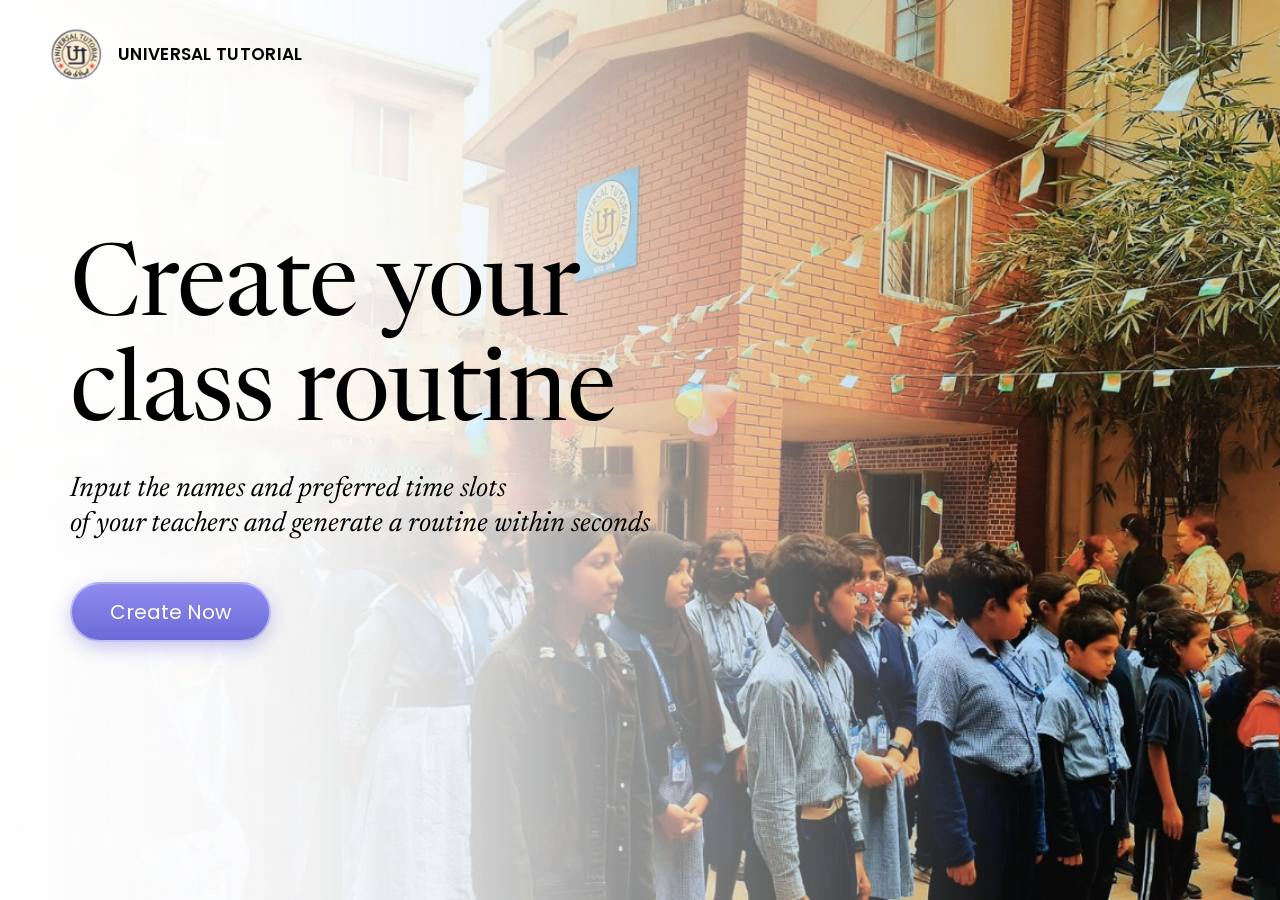
<file: index.html>
<!DOCTYPE html>
<html lang="en">
<head>
  <meta charset="UTF-8">
  <meta name="viewport" content="width=device-width, initial-scale=1">
  <title>Universal Tutorial | Class Routine Maker</title>
  <link rel="preconnect" href="https://fonts.googleapis.com">
  <link rel="preconnect" href="https://fonts.gstatic.com" crossorigin>
  <link href="https://fonts.googleapis.com/css2?family=Newsreader:ital,opsz,wght@0,6..72,400;1,6..72,400&family=Poppins:wght@400;600&display=swap" rel="stylesheet">
  <link rel="icon" href="images/logo.png">
  <link rel="stylesheet" href="landing.css">
</head>
<body>
  <section class="hero">
    <header class="top">
      <img class="logo" src="images/logo.png" alt="Universal Tutorial logo">
      <span class="school-name">UNIVERSAL TUTORIAL</span>
    </header>

    <div class="hero-content">
      <h1>Create your<br>class routine</h1>
      <p>Input the names and preferred time slots<br class="desktop-break"> of your teachers and generate a routine within seconds</p>
      <!-- This button opens the input page -->
      <a class="btn" href="routine.html">Create Now</a>
    </div>
  </section>
</body>
</html>
</file>
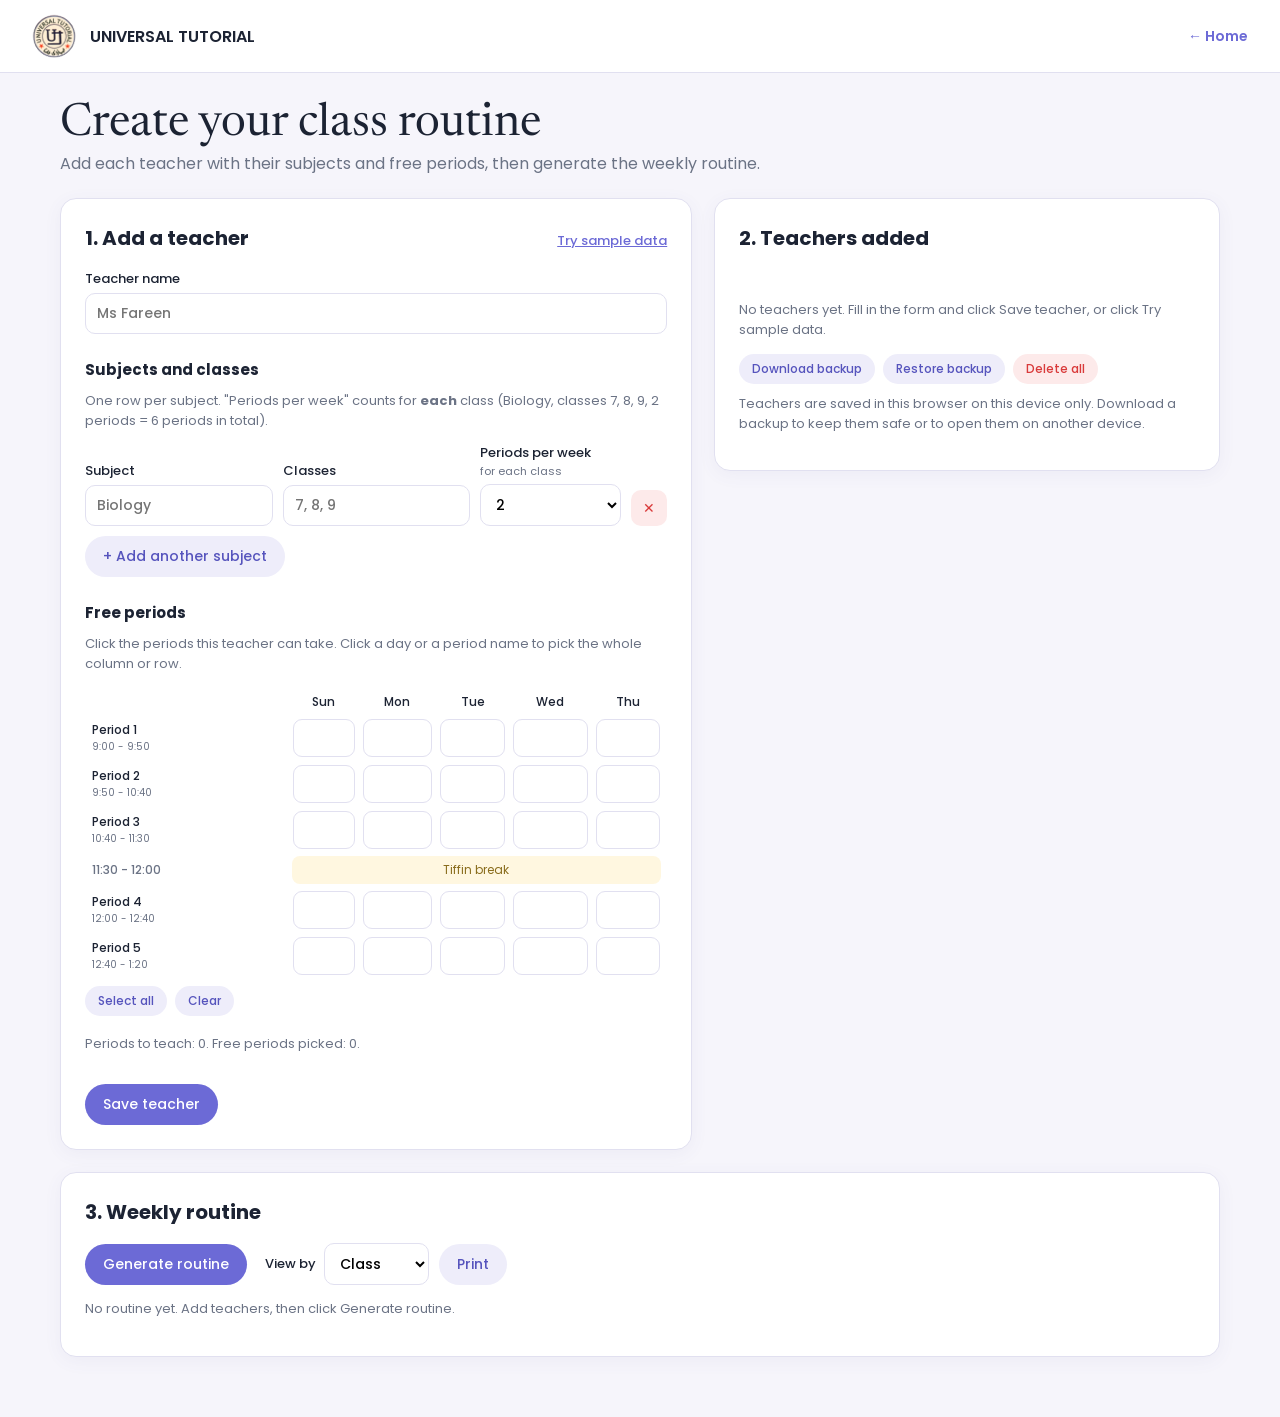
<file: routine.html>
<!DOCTYPE html>
<html lang="en">
<head>
  <meta charset="UTF-8">
  <meta name="viewport" content="width=device-width, initial-scale=1">
  <title>Create your class routine | Universal Tutorial</title>
  <link rel="preconnect" href="https://fonts.googleapis.com">
  <link rel="preconnect" href="https://fonts.gstatic.com" crossorigin>
  <link href="https://fonts.googleapis.com/css2?family=Newsreader:ital,opsz,wght@0,6..72,400;1,6..72,400&family=Poppins:wght@400;500;600&display=swap" rel="stylesheet">
  <link rel="icon" href="images/logo.png">
  <link rel="stylesheet" href="style.css">
</head>
<body>
  <header>
    <a class="brand" href="index.html">
      <img src="images/logo.png" alt="Universal Tutorial logo">
      <span>UNIVERSAL TUTORIAL</span>
    </a>
    <a class="home-link" href="index.html">&larr; Home</a>
  </header>

  <main>
    <div class="page-title">
      <h1>Create your class routine</h1>
      <p>Add each teacher with their subjects and free periods, then generate the weekly routine.</p>
    </div>

    <!-- STEP 1: TEACHER FORM -->
    <section class="card">
      <div class="card-head">
        <h2 id="form-title">1. Add a teacher</h2>
        <button type="button" id="load-sample" class="link-btn">Try sample data</button>
      </div>

      <label>Teacher name
        <input id="name" type="text" placeholder="Ms Fareen">
      </label>

      <h3>Subjects and classes</h3>
      <p class="hint">One row per subject. "Periods per week" counts for <b>each</b> class
        (Biology, classes 7, 8, 9, 2 periods = 6 periods in total).</p>
      <div id="assignment-rows"></div>
      <button type="button" id="add-assignment" class="secondary">+ Add another subject</button>

      <h3>Free periods</h3>
      <p class="hint">Click the periods this teacher can take. Click a day or a period name to pick the whole column or row.</p>
      <div class="grid-wrap" id="availability-grid"></div>
      <div class="grid-actions">
        <button type="button" id="select-all" class="secondary small">Select all</button>
        <button type="button" id="clear-all" class="secondary small">Clear</button>
      </div>

      <p id="summary" class="summary"></p>
      <p id="form-msg" class="error"></p>
      <div class="form-buttons">
        <button type="button" id="save-teacher">Save teacher</button>
        <button type="button" id="cancel-edit" class="secondary" hidden>Cancel edit</button>
      </div>
    </section>

    <!-- STEP 2: TEACHER LIST -->
    <section class="card">
      <h2>2. Teachers added</h2>
      <p id="list-msg" class="error"></p>
      <div id="teacher-list"></div>
      <div class="backup">
        <button type="button" id="download-backup" class="secondary small">Download backup</button>
        <button type="button" id="restore-backup" class="secondary small">Restore backup</button>
        <button type="button" id="delete-all" class="danger small">Delete all</button>
        <input type="file" id="backup-file" accept=".json,application/json" hidden>
      </div>
      <p class="hint">Teachers are saved in this browser on this device only. Download a backup to keep them safe or to open them on another device.</p>
    </section>

    <!-- STEP 3: ROUTINE -->
    <section class="card wide">
      <h2>3. Weekly routine</h2>
      <div class="toolbar">
        <button type="button" id="generate">Generate routine</button>
        <label class="inline">View by
          <select id="view-mode">
            <option value="class">Class</option>
            <option value="teacher">Teacher</option>
          </select>
        </label>
        <button type="button" id="print" class="secondary">Print</button>
      </div>
      <div id="warnings"></div>
      <div id="routine"></div>
    </section>
  </main>

  <script src="config.js"></script>
  <script src="scheduler.js"></script>
  <script src="script.js"></script>
</body>
</html>
</file>
<file: landing.css>
/* LANDING PAGE STYLE. Change colors and fonts in the first block. */
:root {
  --heading-font: "Newsreader", Georgia, serif;
  --body-font: "Poppins", Arial, sans-serif;
  --button-top: #8f8cf0;
  --button-bottom: #6c6ad6;
}

* { box-sizing: border-box; }
html, body { margin: 0; height: 100%; }

.hero {
  position: relative;
  min-height: 100vh;
  display: flex;
  flex-direction: column;
  justify-content: center;
  padding: 0 5vw 6vh;
  color: #000;
  background:
    linear-gradient(90deg, rgba(255,255,255,0.55) 0%, rgba(255,255,255,0) 55%),
    url("images/school.jpg") center / cover no-repeat;
}

/* logo + school name, top left */
.top {
  position: absolute;
  top: 28px;
  left: 50px;
  display: flex;
  align-items: center;
  gap: 16px;
}
.logo { width: 52px; height: 52px; border-radius: 50%; }
.school-name {
  font-family: var(--body-font);
  font-weight: 600;
  font-size: 17px;
  letter-spacing: 0.3px;
}

.hero-content { padding-left: 0.5vw; margin-top: 4vh; }

h1 {
  margin: 0 0 22px;
  font-family: var(--heading-font);
  font-weight: 400;
  font-size: clamp(52px, 7.8vw, 108px);
  line-height: 1.05;
  letter-spacing: -1px;
}

p {
  margin: 0 0 40px;
  font-family: var(--heading-font);
  font-style: italic;
  font-size: clamp(18px, 2.2vw, 29px);
  line-height: 1.25;
}

.btn {
  display: inline-block;
  padding: 13px 38px;
  border-radius: 999px;
  border: 2px solid rgba(255, 255, 255, 0.45);
  background: linear-gradient(180deg, var(--button-top), var(--button-bottom));
  color: #fff;
  font-family: var(--body-font);
  font-size: 20px;
  text-decoration: none;
  box-shadow: 0 6px 18px rgba(108, 106, 214, 0.35);
  transition: transform 0.15s, box-shadow 0.15s;
}
.btn:hover { transform: translateY(-2px); box-shadow: 0 10px 22px rgba(108, 106, 214, 0.45); }

/* phones and small screens */
@media (max-width: 700px) {
  .hero {
    padding: 0 24px 6vh;
    background:
      linear-gradient(180deg, rgba(255,255,255,0.8) 0%, rgba(255,255,255,0.55) 100%),
      url("images/school.jpg") 60% center / cover no-repeat;
  }
  .top { left: 24px; top: 20px; }
  .school-name { font-size: 14px; }
  .desktop-break { display: none; }
}
</file>
<file: style.css>
/* INPUT PAGE STYLE. Change colors and fonts in the first block. */
:root {
  --main: #6c6ad6;
  --main-dark: #5654bd;
  --main-soft: #eeedfa;
  --bg: #f6f5fb;
  --card: #ffffff;
  --text: #1c2333;
  --muted: #6b7385;
  --danger: #d93a3a;
  --ok: #1f9d55;
  --border: #e1e0f0;
  --heading-font: "Newsreader", Georgia, serif;
}

* { box-sizing: border-box; }

body {
  margin: 0;
  font-family: "Poppins", Arial, sans-serif;
  background: var(--bg);
  color: var(--text);
}

/* ---------- top bar ---------- */
header {
  background: white;
  border-bottom: 1px solid var(--border);
  padding: 14px 32px;
  display: flex;
  justify-content: space-between;
  align-items: center;
}
.brand { display: flex; align-items: center; gap: 14px; text-decoration: none; color: var(--text); font-weight: 600; font-size: 16px; }
.brand img { width: 44px; height: 44px; border-radius: 50%; }
.home-link { color: var(--main); text-decoration: none; font-size: 14px; font-weight: 600; }
.home-link:hover { text-decoration: underline; }

/* ---------- layout ---------- */
main {
  max-width: 1200px;
  margin: 28px auto 60px;
  padding: 0 20px;
  display: grid;
  grid-template-columns: 1.25fr 1fr;
  gap: 22px;
  align-items: start;
}
.page-title { grid-column: 1 / -1; }
.page-title h1 { font-family: var(--heading-font); font-weight: 400; font-size: 46px; margin: 0 0 4px; }
.page-title p { margin: 0; color: var(--muted); }

.card {
  background: var(--card);
  border: 1px solid var(--border);
  border-radius: 16px;
  padding: 24px;
  box-shadow: 0 4px 18px rgba(80, 78, 160, 0.06);
}
.card.wide { grid-column: 1 / -1; }
.card h2 { margin: 0 0 16px; font-size: 20px; }
.card h3 { margin: 24px 0 4px; font-size: 15px; }
.card-head { display: flex; justify-content: space-between; align-items: baseline; }
.hint { margin: 0 0 12px; font-size: 13px; color: var(--muted); }

/* ---------- form controls ---------- */
label { display: block; font-weight: 500; font-size: 13px; }
label .sub { display: block; font-weight: 400; color: var(--muted); font-size: 11px; }

input, select {
  display: block;
  width: 100%;
  margin-top: 4px;
  padding: 9px 11px;
  border: 1px solid var(--border);
  border-radius: 10px;
  font: inherit;
  font-size: 14px;
  background: white;
}
input:focus, select:focus { outline: 2px solid var(--main-soft); border-color: var(--main); }

button {
  background: var(--main);
  color: white;
  border: none;
  padding: 10px 18px;
  border-radius: 999px;
  font: inherit;
  font-size: 14px;
  font-weight: 500;
  cursor: pointer;
  transition: background 0.15s;
}
button:hover { background: var(--main-dark); }
button.secondary { background: var(--main-soft); color: var(--main-dark); }
button.secondary:hover { background: #e0dff7; }
button.danger { background: #fdeaea; color: var(--danger); }
button.danger:hover { background: #f9d5d5; }
button.small { padding: 6px 13px; font-size: 12px; }
button.link-btn { background: none; color: var(--main); padding: 0; font-size: 13px; text-decoration: underline; }
button.link-btn:hover { background: none; color: var(--main-dark); }
button[hidden] { display: none; }

/* ---------- subject rows ---------- */
.assign-row {
  display: grid;
  grid-template-columns: 1.2fr 1.2fr 0.9fr auto;
  gap: 10px;
  align-items: end;
  margin-bottom: 10px;
}
.assign-row .icon-btn {
  background: #fdeaea; color: var(--danger);
  width: 36px; height: 36px; padding: 0; border-radius: 10px;
}

/* ---------- free period table ---------- */
.grid-wrap { overflow-x: auto; }
table.avail { width: 100%; border-collapse: separate; border-spacing: 6px; min-width: 420px; }
table.avail th { font-size: 12px; font-weight: 500; text-align: center; color: var(--muted); }
table.avail th.pick { cursor: pointer; color: var(--text); }
table.avail th.pick:hover { color: var(--main); }
table.avail th small { display: block; font-weight: 400; color: var(--muted); font-size: 10px; }
table.avail tr th:first-child { text-align: left; white-space: nowrap; padding-right: 6px; }
.cell {
  display: block; width: 100%; height: 38px; padding: 0;
  background: white; border: 1px solid var(--border); border-radius: 9px;
}
.cell:hover { background: var(--main-soft); }
.cell.on { background: var(--main); border-color: var(--main); position: relative; }
.cell.on::after { content: "✓"; color: white; font-size: 15px; }
table.avail tr.break-row td {
  background: #fff7e0; color: #8a6d1d; font-size: 12px; text-align: center;
  border-radius: 8px; padding: 5px;
}
.grid-actions { display: flex; gap: 8px; margin-top: 4px; }

.summary { margin: 18px 0 0; font-size: 13px; color: var(--muted); }
.summary.bad { color: var(--danger); }
.error { color: var(--danger); font-size: 13px; min-height: 18px; margin: 6px 0; }
.form-buttons { display: flex; gap: 10px; margin-top: 6px; }

/* ---------- teacher list ---------- */
.teacher {
  border: 1px solid var(--border);
  border-radius: 12px;
  padding: 14px 16px;
  margin-bottom: 12px;
  display: flex;
  justify-content: space-between;
  gap: 12px;
}
.teacher h4 { margin: 0 0 6px; font-size: 15px; }
.teacher ul { margin: 0 0 6px; padding-left: 18px; font-size: 13px; }
.teacher .free { margin: 0; font-size: 12px; color: var(--muted); }
.t-actions { display: flex; flex-direction: column; gap: 6px; }
.muted { color: var(--muted); font-size: 13px; }

/* ---------- routine ---------- */
.toolbar { display: flex; align-items: center; flex-wrap: wrap; gap: 10px; margin-bottom: 14px; }
label.inline { display: inline-flex; align-items: center; gap: 8px; margin-left: 8px; }
label.inline select { width: auto; margin: 0; }

.notice { padding: 12px 16px; border-radius: 10px; margin-bottom: 14px; font-size: 13px; }
.notice ul { margin: 6px 0 0; padding-left: 18px; }
.notice.ok { background: #eafaf0; border: 1px solid #b7e6c9; color: #14733f; }
.notice.warn { background: #fff1f1; border: 1px solid #f3c2c2; }
.notice.info { background: #fff7e0; border: 1px solid #f0dda0; color: #7a5d10; }

.routine-block h3 { font-family: var(--heading-font); font-weight: 400; font-size: 26px; margin: 22px 0 8px; }
.routine-scroll { overflow-x: auto; }
table.routine { width: 100%; border-collapse: collapse; min-width: 640px; margin-bottom: 8px; }
table.routine th, table.routine td { border: 1px solid var(--border); padding: 6px; text-align: center; vertical-align: middle; font-size: 13px; }
table.routine th { background: var(--main-soft); font-weight: 500; }
table.routine th small { display: block; font-weight: 400; color: var(--muted); font-size: 11px; }
table.routine tr.break td { background: #fff7e0; color: #8a6d1d; font-style: italic; }
.lesson { border-radius: 8px; padding: 7px 6px; line-height: 1.3; }
.lesson b { display: block; font-weight: 600; }
.lesson span { font-size: 12px; color: #444; }

/* ---------- small screens ---------- */
@media (max-width: 900px) {
  main { grid-template-columns: 1fr; }
  .assign-row { grid-template-columns: 1fr 1fr; }
  .assign-row .icon-btn { grid-column: 2; justify-self: end; }
  .page-title h1 { font-size: 34px; }
}

/* ---------- printing: only the routine ---------- */
@media print {
  header, .page-title, .card:not(.wide), .toolbar, .notice { display: none; }
  body { background: white; }
  .card { border: none; box-shadow: none; padding: 0; }
  .routine-block { break-inside: avoid; }
}

/* ---------- added for the online version ---------- */
[hidden] { display: none !important; }
.backup { display: flex; flex-wrap: wrap; gap: 8px; margin-top: 14px; }
.card .hint { margin-top: 10px; }
</file>
